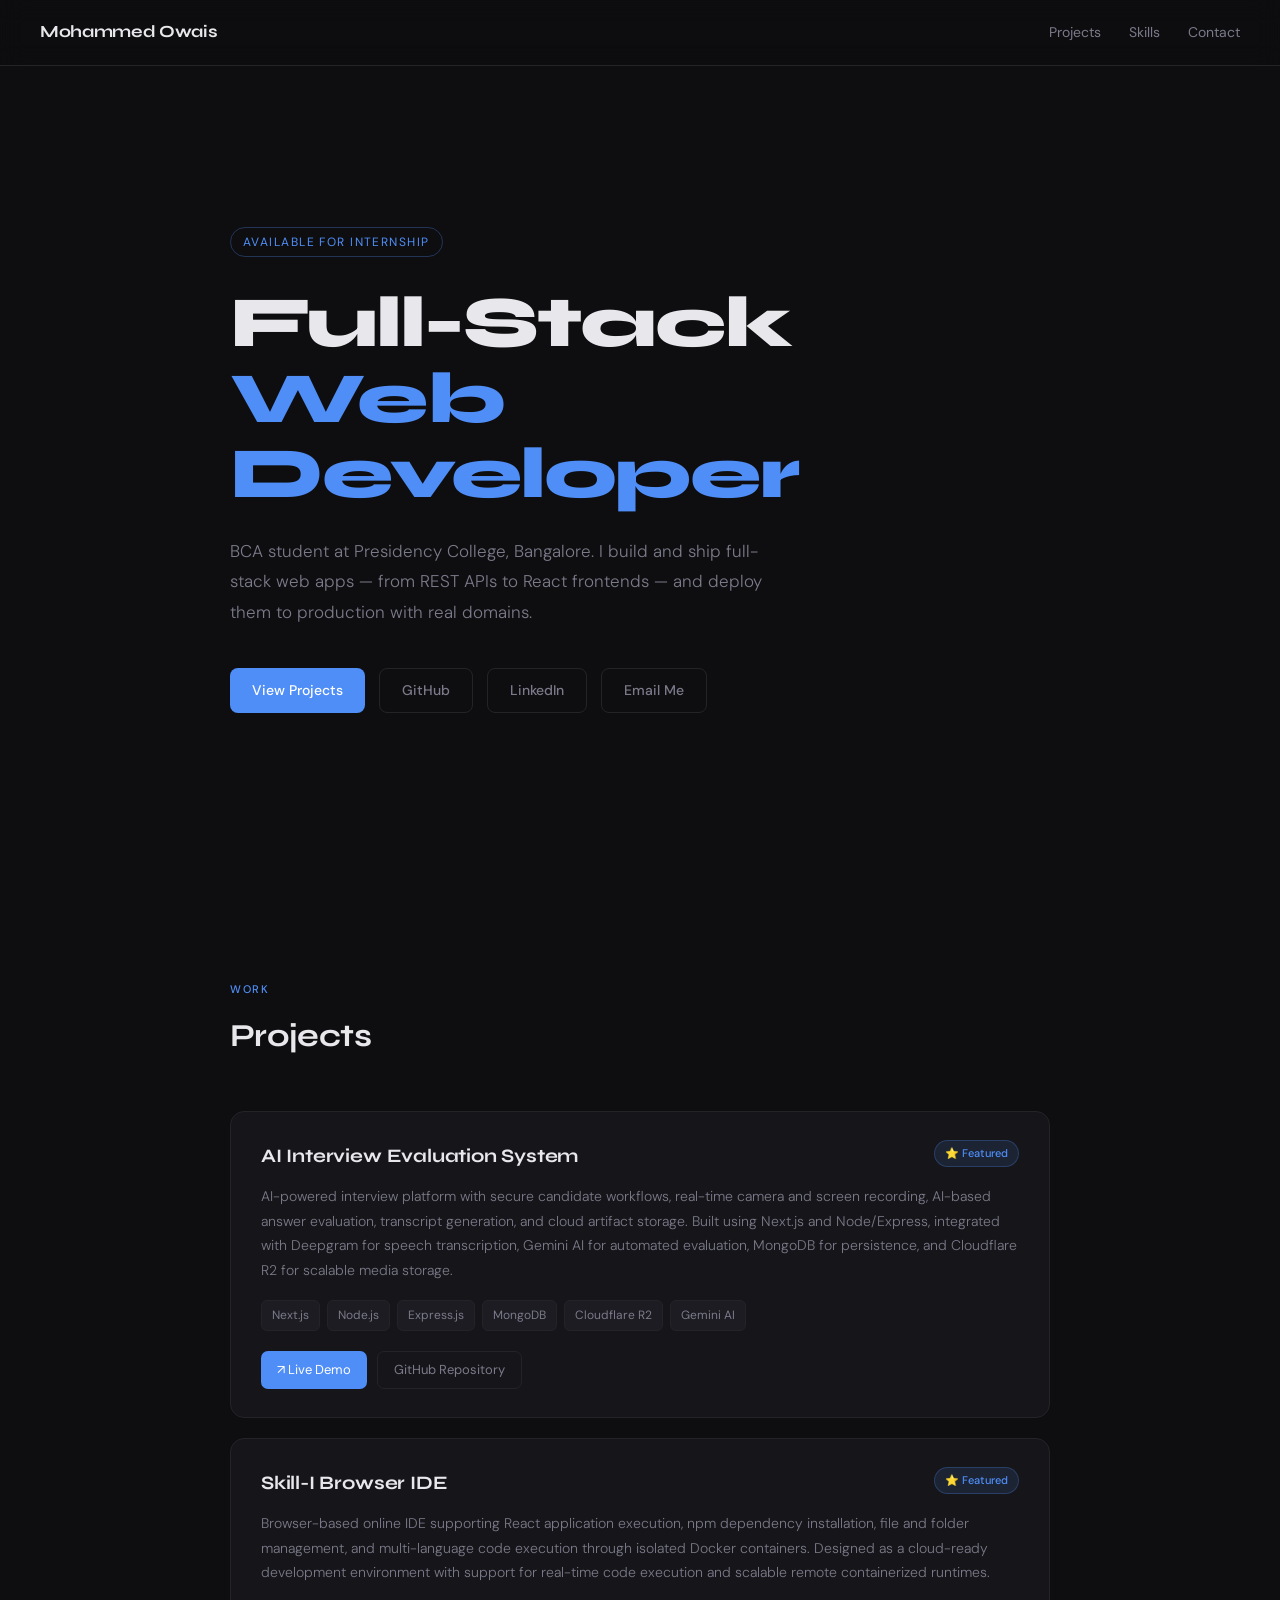
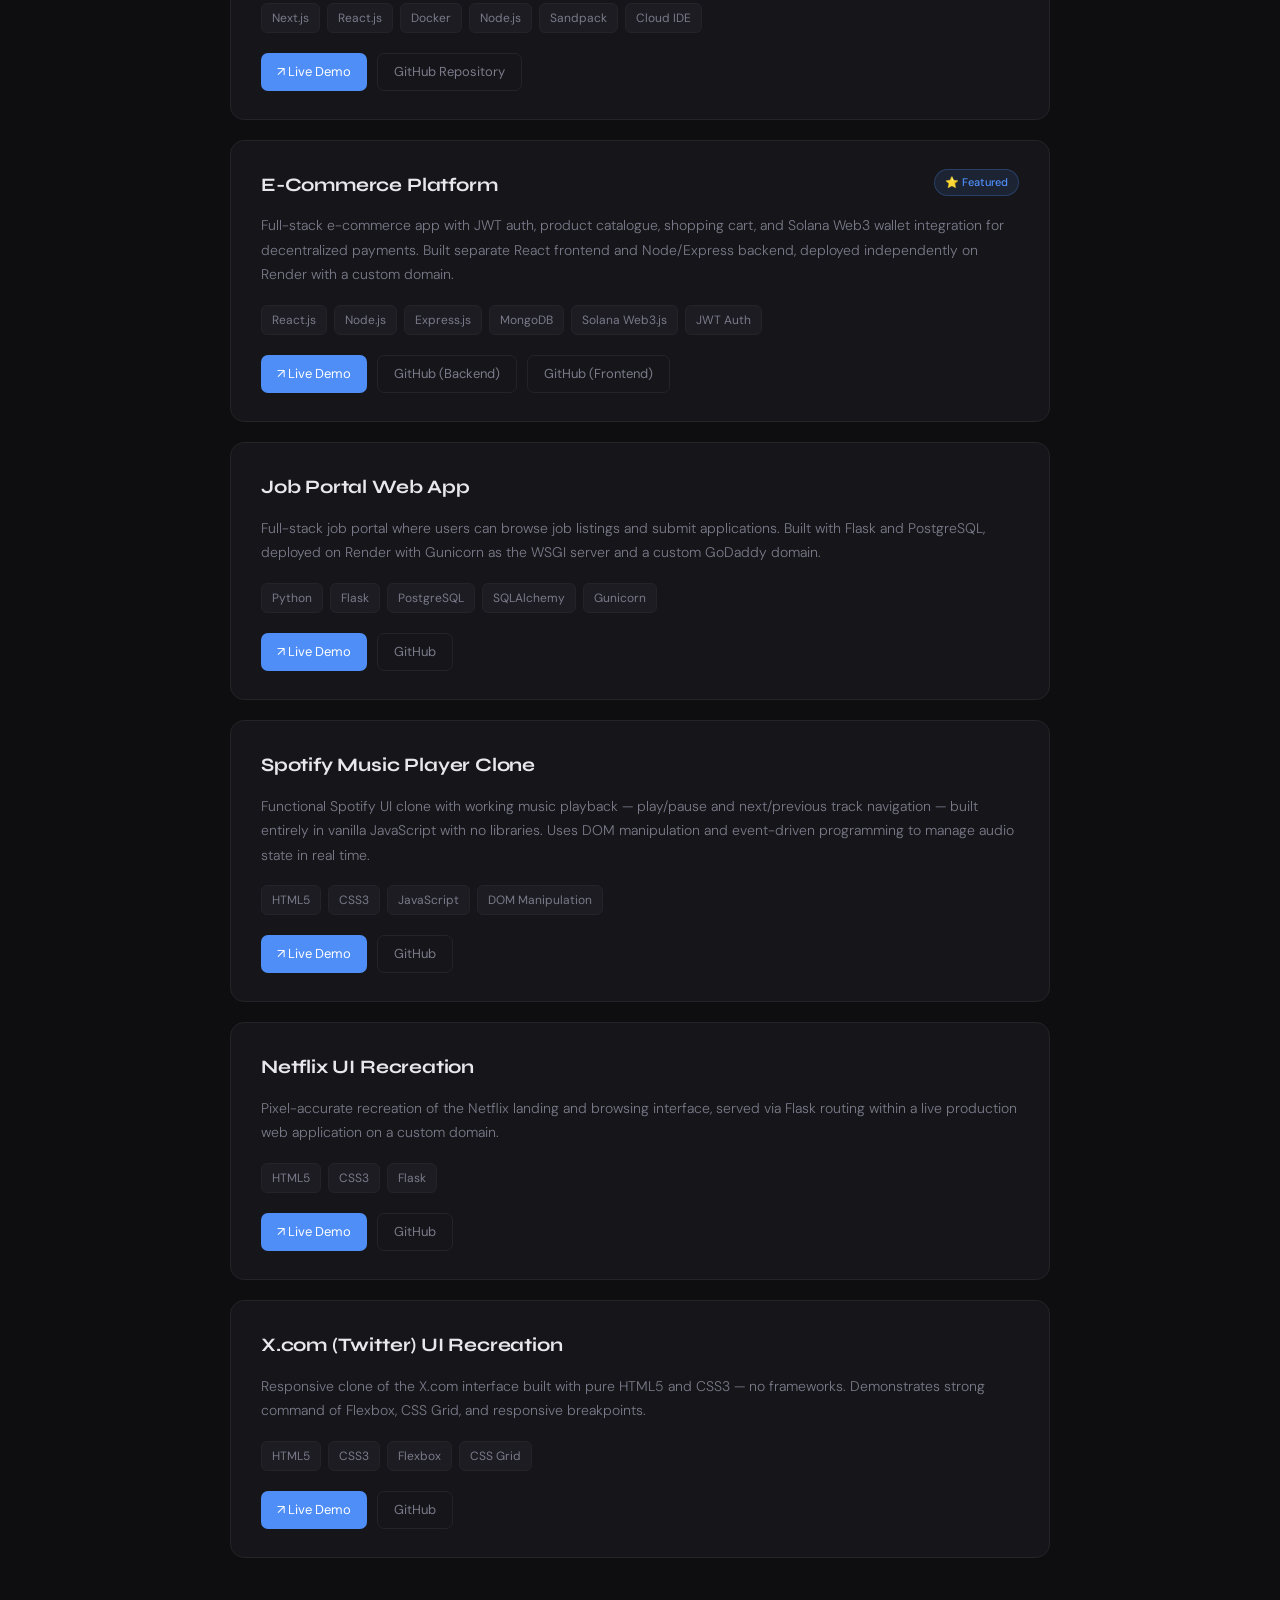
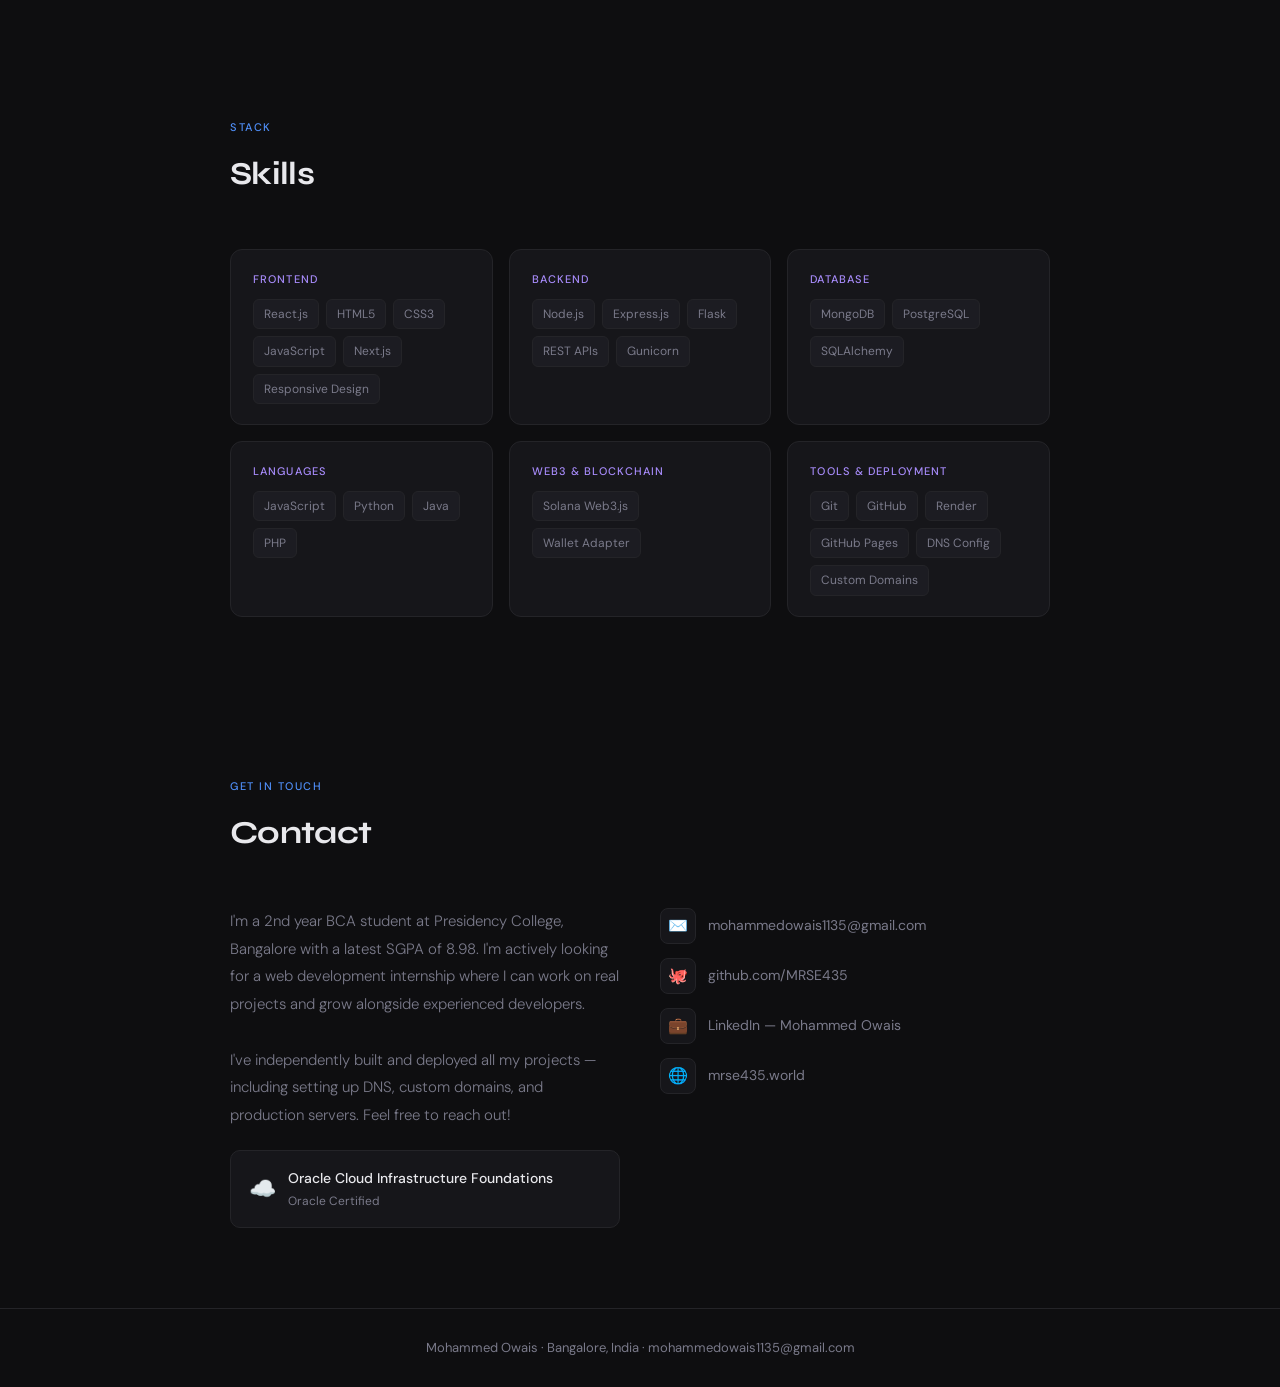
<file: templates/Portfolio/index.html>
<!DOCTYPE html>
<html lang="en">
<head>
  <meta charset="UTF-8" />
  <meta name="viewport" content="width=device-width, initial-scale=1.0"/>
  <title>Mohammed Owais — Web Developer</title>
  <link href="https://fonts.googleapis.com/css2?family=Syne:wght@400;600;700;800&family=DM+Sans:ital,wght@0,300;0,400;0,500;1,300&display=swap" rel="stylesheet"/>
  <style>
    *, *::before, *::after { box-sizing: border-box; margin: 0; padding: 0; }

    :root {
      --bg: #0e0e10;
      --surface: #16161a;
      --border: #242428;
      --text: #e8e8ec;
      --muted: #7a7a8a;
      --accent: #4f8ef7;
      --accent2: #a78bfa;
      --tag-bg: #1c1c22;
    }

    html { scroll-behavior: smooth; }

    body {
      background: var(--bg);
      color: var(--text);
      font-family: 'DM Sans', sans-serif;
      font-size: 15px;
      line-height: 1.7;
      min-height: 100vh;
    }

    /* NAV */
    nav {
      position: fixed; top: 0; left: 0; right: 0;
      z-index: 100;
      padding: 18px 40px;
      display: flex; justify-content: space-between; align-items: center;
      background: rgba(14,14,16,0.85);
      backdrop-filter: blur(12px);
      border-bottom: 1px solid var(--border);
    }
    .nav-name {
      font-family: 'Syne', sans-serif;
      font-weight: 700;
      font-size: 17px;
      color: var(--text);
      text-decoration: none;
      letter-spacing: -0.02em;
    }
    .nav-links { display: flex; gap: 28px; }
    .nav-links a {
      color: var(--muted);
      text-decoration: none;
      font-size: 14px;
      transition: color 0.2s;
    }
    .nav-links a:hover { color: var(--text); }

    /* HERO */
    .hero {
      min-height: 100vh;
      display: flex; align-items: center;
      padding: 120px 40px 80px;
      max-width: 900px;
      margin: 0 auto;
    }
    .hero-inner { width: 100%; }
    .hero-tag {
      display: inline-block;
      font-size: 12px;
      letter-spacing: 0.12em;
      text-transform: uppercase;
      color: var(--accent);
      border: 1px solid rgba(79,142,247,0.3);
      padding: 4px 12px;
      border-radius: 20px;
      margin-bottom: 28px;
    }
    h1 {
      font-family: 'Syne', sans-serif;
      font-size: clamp(42px, 7vw, 72px);
      font-weight: 800;
      line-height: 1.05;
      letter-spacing: -0.03em;
      color: var(--text);
      margin-bottom: 24px;
    }
    h1 span { color: var(--accent); }
    .hero-desc {
      font-size: 17px;
      color: var(--muted);
      max-width: 560px;
      margin-bottom: 40px;
      font-weight: 300;
      line-height: 1.8;
    }
    .hero-links { display: flex; gap: 14px; flex-wrap: wrap; }
    .btn {
      display: inline-flex; align-items: center; gap: 7px;
      padding: 10px 22px;
      border-radius: 8px;
      font-size: 14px;
      font-weight: 500;
      text-decoration: none;
      transition: all 0.2s;
      font-family: 'DM Sans', sans-serif;
    }
    .btn-primary {
      background: var(--accent);
      color: #fff;
    }
    .btn-primary:hover { background: #3a7de0; transform: translateY(-1px); }
    .btn-ghost {
      border: 1px solid var(--border);
      color: var(--muted);
      background: transparent;
    }
    .btn-ghost:hover { border-color: var(--muted); color: var(--text); transform: translateY(-1px); }

    /* SECTIONS */
    section {
      max-width: 900px;
      margin: 0 auto;
      padding: 80px 40px;
    }
    .section-label {
      font-size: 11px;
      letter-spacing: 0.14em;
      text-transform: uppercase;
      color: var(--accent);
      margin-bottom: 10px;
      font-weight: 500;
    }
    h2 {
      font-family: 'Syne', sans-serif;
      font-size: 32px;
      font-weight: 700;
      letter-spacing: -0.02em;
      margin-bottom: 48px;
      color: var(--text);
    }

    /* SKILLS */
    .skills-grid {
      display: grid;
      grid-template-columns: repeat(auto-fill, minmax(260px, 1fr));
      gap: 16px;
    }
    .skill-card {
      background: var(--surface);
      border: 1px solid var(--border);
      border-radius: 12px;
      padding: 20px 22px;
    }
    .skill-card-label {
      font-size: 11px;
      text-transform: uppercase;
      letter-spacing: 0.1em;
      color: var(--accent2);
      margin-bottom: 10px;
      font-weight: 500;
    }
    .skill-tags { display: flex; flex-wrap: wrap; gap: 7px; }
    .tag {
      background: var(--tag-bg);
      color: var(--muted);
      font-size: 12px;
      padding: 4px 10px;
      border-radius: 6px;
      border: 1px solid var(--border);
    }

    /* PROJECTS */
    .projects-list { display: flex; flex-direction: column; gap: 20px; }
    .project-card {
      background: var(--surface);
      border: 1px solid var(--border);
      border-radius: 14px;
      padding: 28px 30px;
      transition: border-color 0.2s, transform 0.2s;
      position: relative;
    }
    .project-card:hover {
      border-color: rgba(79,142,247,0.4);
      transform: translateY(-2px);
    }
    .project-top {
      display: flex;
      justify-content: space-between;
      align-items: flex-start;
      gap: 16px;
      flex-wrap: wrap;
      margin-bottom: 12px;
    }
    .project-name {
      font-family: 'Syne', sans-serif;
      font-size: 19px;
      font-weight: 700;
      color: var(--text);
      letter-spacing: -0.01em;
    }
    .project-star {
      font-size: 11px;
      background: rgba(79,142,247,0.12);
      color: var(--accent);
      border: 1px solid rgba(79,142,247,0.25);
      padding: 3px 10px;
      border-radius: 20px;
      font-weight: 500;
    }
    .project-desc {
      color: var(--muted);
      font-size: 14px;
      margin-bottom: 18px;
      line-height: 1.75;
      font-weight: 300;
    }
    .project-tech { display: flex; flex-wrap: wrap; gap: 7px; margin-bottom: 20px; }
    .project-links { display: flex; gap: 10px; flex-wrap: wrap; }
    .link-btn {
      display: inline-flex; align-items: center; gap: 6px;
      font-size: 13px;
      padding: 7px 16px;
      border-radius: 7px;
      text-decoration: none;
      transition: all 0.2s;
      font-family: 'DM Sans', sans-serif;
    }
    .link-live {
      background: var(--accent);
      color: #fff;
    }
    .link-live:hover { background: #3a7de0; }
    .link-github {
      border: 1px solid var(--border);
      color: var(--muted);
    }
    .link-github:hover { border-color: var(--muted); color: var(--text); }

    /* ABOUT/CONTACT */
    .contact-grid {
      display: grid;
      grid-template-columns: 1fr 1fr;
      gap: 40px;
      align-items: start;
    }
    .contact-info { display: flex; flex-direction: column; gap: 14px; }
    .contact-item {
      display: flex; align-items: center; gap: 12px;
      color: var(--muted);
      text-decoration: none;
      font-size: 14px;
      transition: color 0.2s;
    }
    .contact-item:hover { color: var(--text); }
    .contact-item-icon {
      width: 36px; height: 36px;
      background: var(--surface);
      border: 1px solid var(--border);
      border-radius: 8px;
      display: flex; align-items: center; justify-content: center;
      font-size: 16px;
      flex-shrink: 0;
    }
    .about-text {
      color: var(--muted);
      font-size: 15px;
      line-height: 1.85;
      font-weight: 300;
    }
    .cert-box {
      margin-top: 20px;
      background: var(--surface);
      border: 1px solid var(--border);
      border-radius: 10px;
      padding: 16px 18px;
      display: flex; align-items: center; gap: 12px;
    }
    .cert-icon { font-size: 22px; }
    .cert-title { font-size: 14px; font-weight: 500; color: var(--text); }
    .cert-sub { font-size: 12px; color: var(--muted); }

    /* FOOTER */
    footer {
      border-top: 1px solid var(--border);
      padding: 28px 40px;
      text-align: center;
      color: var(--muted);
      font-size: 13px;
    }

    @media (max-width: 640px) {
      nav { padding: 16px 20px; }
      .nav-links { gap: 16px; }
      .hero { padding: 100px 20px 60px; }
      section { padding: 60px 20px; }
      .contact-grid { grid-template-columns: 1fr; }
      footer { padding: 24px 20px; }
    }
  </style>
</head>
<body>

<nav>
  <a class="nav-name" href="#">Mohammed Owais</a>
  <div class="nav-links">
    <a href="#projects">Projects</a>
    <a href="#skills">Skills</a>
    <a href="#contact">Contact</a>
  </div>
</nav>

<!-- HERO -->
<div class="hero">
  <div class="hero-inner">
    <span class="hero-tag">Available for Internship</span>
    <h1>Full-Stack<br/><span>Web Developer</span></h1>
    <p class="hero-desc">
      BCA student at Presidency College, Bangalore. I build and ship full-stack web apps —
      from REST APIs to React frontends — and deploy them to production with real domains.
    </p>
    <div class="hero-links">
      <a href="#projects" class="btn btn-primary">View Projects</a>
      <a href="https://github.com/MRSE435" target="_blank" class="btn btn-ghost">GitHub</a>
      <a href="https://www.linkedin.com/in/mohammed-owais-66053a2a0/" target="_blank" class="btn btn-ghost">LinkedIn</a>
      <a href="mailto:mohammedowais1135@gmail.com" class="btn btn-ghost">Email Me</a>
    </div>
  </div>
</div>

<!-- PROJECTS -->
<section id="projects">
  <p class="section-label">Work</p>
  <h2>Projects</h2>
  <div class="projects-list">

<div class="project-card">
  <div class="project-top">
    <span class="project-name">AI Interview Evaluation System</span>
    <span class="project-star">⭐ Featured</span>
  </div>

  <p class="project-desc">
    AI-powered interview platform with secure candidate workflows, real-time camera and screen recording, AI-based answer evaluation, transcript generation, and cloud artifact storage. Built using Next.js and Node/Express, integrated with Deepgram for speech transcription, Gemini AI for automated evaluation, MongoDB for persistence, and Cloudflare R2 for scalable media storage.
  </p>

  <div class="project-tech">
    <span class="tag">Next.js</span>
    <span class="tag">Node.js</span>
    <span class="tag">Express.js</span>
    <span class="tag">MongoDB</span>
    <span class="tag">Cloudflare R2</span>
    <span class="tag">Gemini AI</span>
  </div>

  <div class="project-links">
    <a href="https://ai-interview-system-two.vercel.app" target="_blank" class="link-btn link-live">
      ↗ Live Demo
    </a>

    <a href="https://github.com/MRSE435/AI-INTERVIEW-SYSTEM" target="_blank" class="link-btn link-github">
      GitHub Repository
    </a>
  </div>
</div>

    <div class="project-card">
  <div class="project-top">
    <span class="project-name">Skill-I Browser IDE</span>
    <span class="project-star">⭐ Featured</span>
  </div>

  <p class="project-desc">
    Browser-based online IDE supporting React application execution, npm dependency installation, file and folder management, and multi-language code execution through isolated Docker containers. Designed as a cloud-ready development environment with support for real-time code execution and scalable remote containerized runtimes.
  </p>

  <div class="project-tech">
    <span class="tag">Next.js</span>
    <span class="tag">React.js</span>
    <span class="tag">Docker</span>
    <span class="tag">Node.js</span>
    <span class="tag">Sandpack</span>
    <span class="tag">Cloud IDE</span>
  </div>

  <div class="project-links">
    <a href="https://skill-i-ide.vercel.app/" target="_blank" class="link-btn link-live">↗ Live Demo</a>
    <a href="https://github.com/MRSE435/SkillI-Ide" target="_blank" class="link-btn link-github">GitHub Repository</a>
  </div>
</div>
    
    
    <div class="project-card">
      <div class="project-top">
        <span class="project-name">E-Commerce Platform</span>
        <span class="project-star">⭐ Featured</span>
      </div>
      <p class="project-desc">Full-stack e-commerce app with JWT auth, product catalogue, shopping cart, and Solana Web3 wallet integration for decentralized payments. Built separate React frontend and Node/Express backend, deployed independently on Render with a custom domain.</p>
      <div class="project-tech">
        <span class="tag">React.js</span>
        <span class="tag">Node.js</span>
        <span class="tag">Express.js</span>
        <span class="tag">MongoDB</span>
        <span class="tag">Solana Web3.js</span>
        <span class="tag">JWT Auth</span>
      </div>
      <div class="project-links">
        <a href="https://ecomfrontend-1-b46p.onrender.com" target="_blank" class="link-btn link-live">↗ Live Demo</a>
        <a href="https://github.com/MRSE435/ecombackend" target="_blank" class="link-btn link-github">GitHub (Backend)</a>
        <a href="https://github.com/MRSE435/ecomfrontend" target="_blank" class="link-btn link-github">GitHub (Frontend)</a>
      </div>
    </div>

    <div class="project-card">
      <div class="project-top">
        <span class="project-name">Job Portal Web App</span>
      </div>
      <p class="project-desc">Full-stack job portal where users can browse job listings and submit applications. Built with Flask and PostgreSQL, deployed on Render with Gunicorn as the WSGI server and a custom GoDaddy domain.</p>
      <div class="project-tech">
        <span class="tag">Python</span>
        <span class="tag">Flask</span>
        <span class="tag">PostgreSQL</span>
        <span class="tag">SQLAlchemy</span>
        <span class="tag">Gunicorn</span>
      </div>
      <div class="project-links">
        <a href="https://flaskappv2-1.onrender.com" target="_blank" class="link-btn link-live">↗ Live Demo</a>
        <a href="https://github.com/MRSE435/flaskappv2" target="_blank" class="link-btn link-github">GitHub</a>
      </div>
    </div>

    <div class="project-card">
      <div class="project-top">
        <span class="project-name">Spotify Music Player Clone</span>
      </div>
      <p class="project-desc">Functional Spotify UI clone with working music playback — play/pause and next/previous track navigation — built entirely in vanilla JavaScript with no libraries. Uses DOM manipulation and event-driven programming to manage audio state in real time.</p>
      <div class="project-tech">
        <span class="tag">HTML5</span>
        <span class="tag">CSS3</span>
        <span class="tag">JavaScript</span>
        <span class="tag">DOM Manipulation</span>
      </div>
      <div class="project-links">
        <a href="https://spotifyclonev2.onrender.com/" target="_blank" class="link-btn link-live">↗ Live Demo</a>
        <a href="https://github.com/MRSE435/Spotifyclone" target="_blank" class="link-btn link-github">GitHub</a>
      </div>
    </div>

    <div class="project-card">
      <div class="project-top">
        <span class="project-name">Netflix UI Recreation</span>
      </div>
      <p class="project-desc">Pixel-accurate recreation of the Netflix landing and browsing interface, served via Flask routing within a live production web application on a custom domain.</p>
      <div class="project-tech">
        <span class="tag">HTML5</span>
        <span class="tag">CSS3</span>
        <span class="tag">Flask</span>
      </div>
      <div class="project-links">
        <a href="https://www.mrse435.world/netflixclone" target="_blank" class="link-btn link-live">↗ Live Demo</a>
        <a href="https://github.com/MRSE435/GlobalCanvas" target="_blank" class="link-btn link-github">GitHub</a>
      </div>
    </div>

    <div class="project-card">
      <div class="project-top">
        <span class="project-name">X.com (Twitter) UI Recreation</span>
      </div>
      <p class="project-desc">Responsive clone of the X.com interface built with pure HTML5 and CSS3 — no frameworks. Demonstrates strong command of Flexbox, CSS Grid, and responsive breakpoints.</p>
      <div class="project-tech">
        <span class="tag">HTML5</span>
        <span class="tag">CSS3</span>
        <span class="tag">Flexbox</span>
        <span class="tag">CSS Grid</span>
      </div>
      <div class="project-links">
        <a href="https://mrse435.github.io/X.COM-FRONTEND-CLONE/" target="_blank" class="link-btn link-live">↗ Live Demo</a>
        <a href="https://github.com/MRSE435/X.COM-FRONTEND-CLONE" target="_blank" class="link-btn link-github">GitHub</a>
      </div>
    </div>

  </div>
</section>

<!-- SKILLS -->
<section id="skills">
  <p class="section-label">Stack</p>
  <h2>Skills</h2>
  <div class="skills-grid">
    <div class="skill-card">
      <p class="skill-card-label">Frontend</p>
      <div class="skill-tags">
        <span class="tag">React.js</span>
        <span class="tag">HTML5</span>
        <span class="tag">CSS3</span>
        <span class="tag">JavaScript</span>
        <span class="tag">Next.js</span>
        <span class="tag">Responsive Design</span>
      </div>
    </div>
    <div class="skill-card">
      <p class="skill-card-label">Backend</p>
      <div class="skill-tags">
        <span class="tag">Node.js</span>
        <span class="tag">Express.js</span>
        <span class="tag">Flask</span>
        <span class="tag">REST APIs</span>
        <span class="tag">Gunicorn</span>
      </div>
    </div>
    <div class="skill-card">
      <p class="skill-card-label">Database</p>
      <div class="skill-tags">
        <span class="tag">MongoDB</span>
        <span class="tag">PostgreSQL</span>
        <span class="tag">SQLAlchemy</span>
      </div>
    </div>
    <div class="skill-card">
      <p class="skill-card-label">Languages</p>
      <div class="skill-tags">
        <span class="tag">JavaScript</span>
        <span class="tag">Python</span>
        <span class="tag">Java</span>
        <span class="tag">PHP</span>
      </div>
    </div>
    <div class="skill-card">
      <p class="skill-card-label">Web3 & Blockchain</p>
      <div class="skill-tags">
        <span class="tag">Solana Web3.js</span>
        <span class="tag">Wallet Adapter</span>
      </div>
    </div>
    <div class="skill-card">
      <p class="skill-card-label">Tools & Deployment</p>
      <div class="skill-tags">
        <span class="tag">Git</span>
        <span class="tag">GitHub</span>
        <span class="tag">Render</span>
        <span class="tag">GitHub Pages</span>
        <span class="tag">DNS Config</span>
        <span class="tag">Custom Domains</span>
      </div>
    </div>
  </div>
</section>

<!-- CONTACT -->
<section id="contact">
  <p class="section-label">Get in Touch</p>
  <h2>Contact</h2>
  <div class="contact-grid">
    <div>
      <p class="about-text">
        I'm a 2nd year BCA student at Presidency College, Bangalore with a latest SGPA of 8.98.
        I'm actively looking for a web development internship where I can work on real projects
        and grow alongside experienced developers.<br/><br/>
        I've independently built and deployed all my projects — including setting up DNS,
        custom domains, and production servers. Feel free to reach out!
      </p>
      <div class="cert-box">
        <span class="cert-icon">☁️</span>
        <div>
          <div class="cert-title">Oracle Cloud Infrastructure Foundations</div>
          <div class="cert-sub">Oracle Certified</div>
        </div>
      </div>
    </div>
    <div class="contact-info">
      <a href="mailto:mohammedowais1135@gmail.com" class="contact-item">
        <span class="contact-item-icon">✉️</span>
        mohammedowais1135@gmail.com
      </a>
      <a href="https://github.com/MRSE435" target="_blank" class="contact-item">
        <span class="contact-item-icon">🐙</span>
        github.com/MRSE435
      </a>
      <a href="https://www.linkedin.com/in/mohammed-owais-66053a2a0/" target="_blank" class="contact-item">
        <span class="contact-item-icon">💼</span>
        LinkedIn — Mohammed Owais
      </a>
      <a href="http://mrse435.world" target="_blank" class="contact-item">
        <span class="contact-item-icon">🌐</span>
        mrse435.world
      </a>
    </div>
  </div>
</section>

<footer>
  <p>Mohammed Owais · Bangalore, India · mohammedowais1135@gmail.com</p>
</footer>

</body>
</html>
</file>
